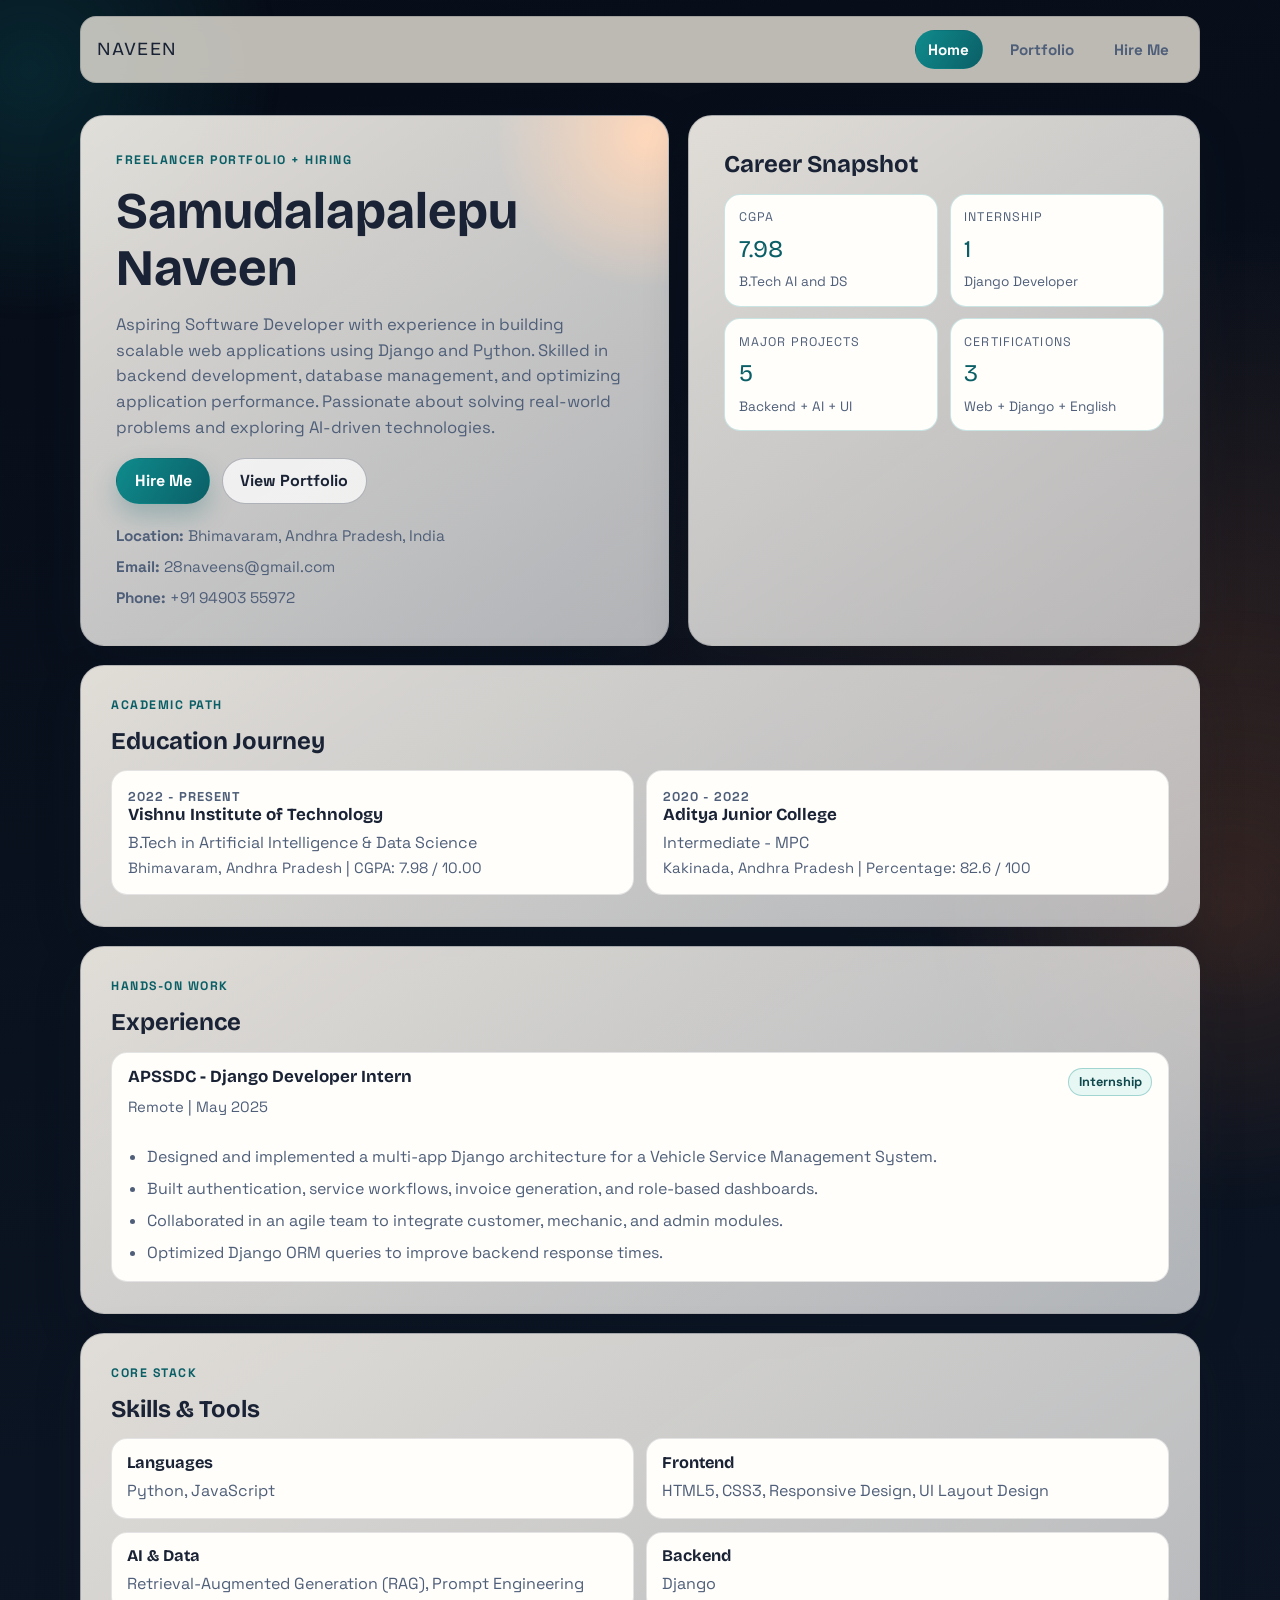
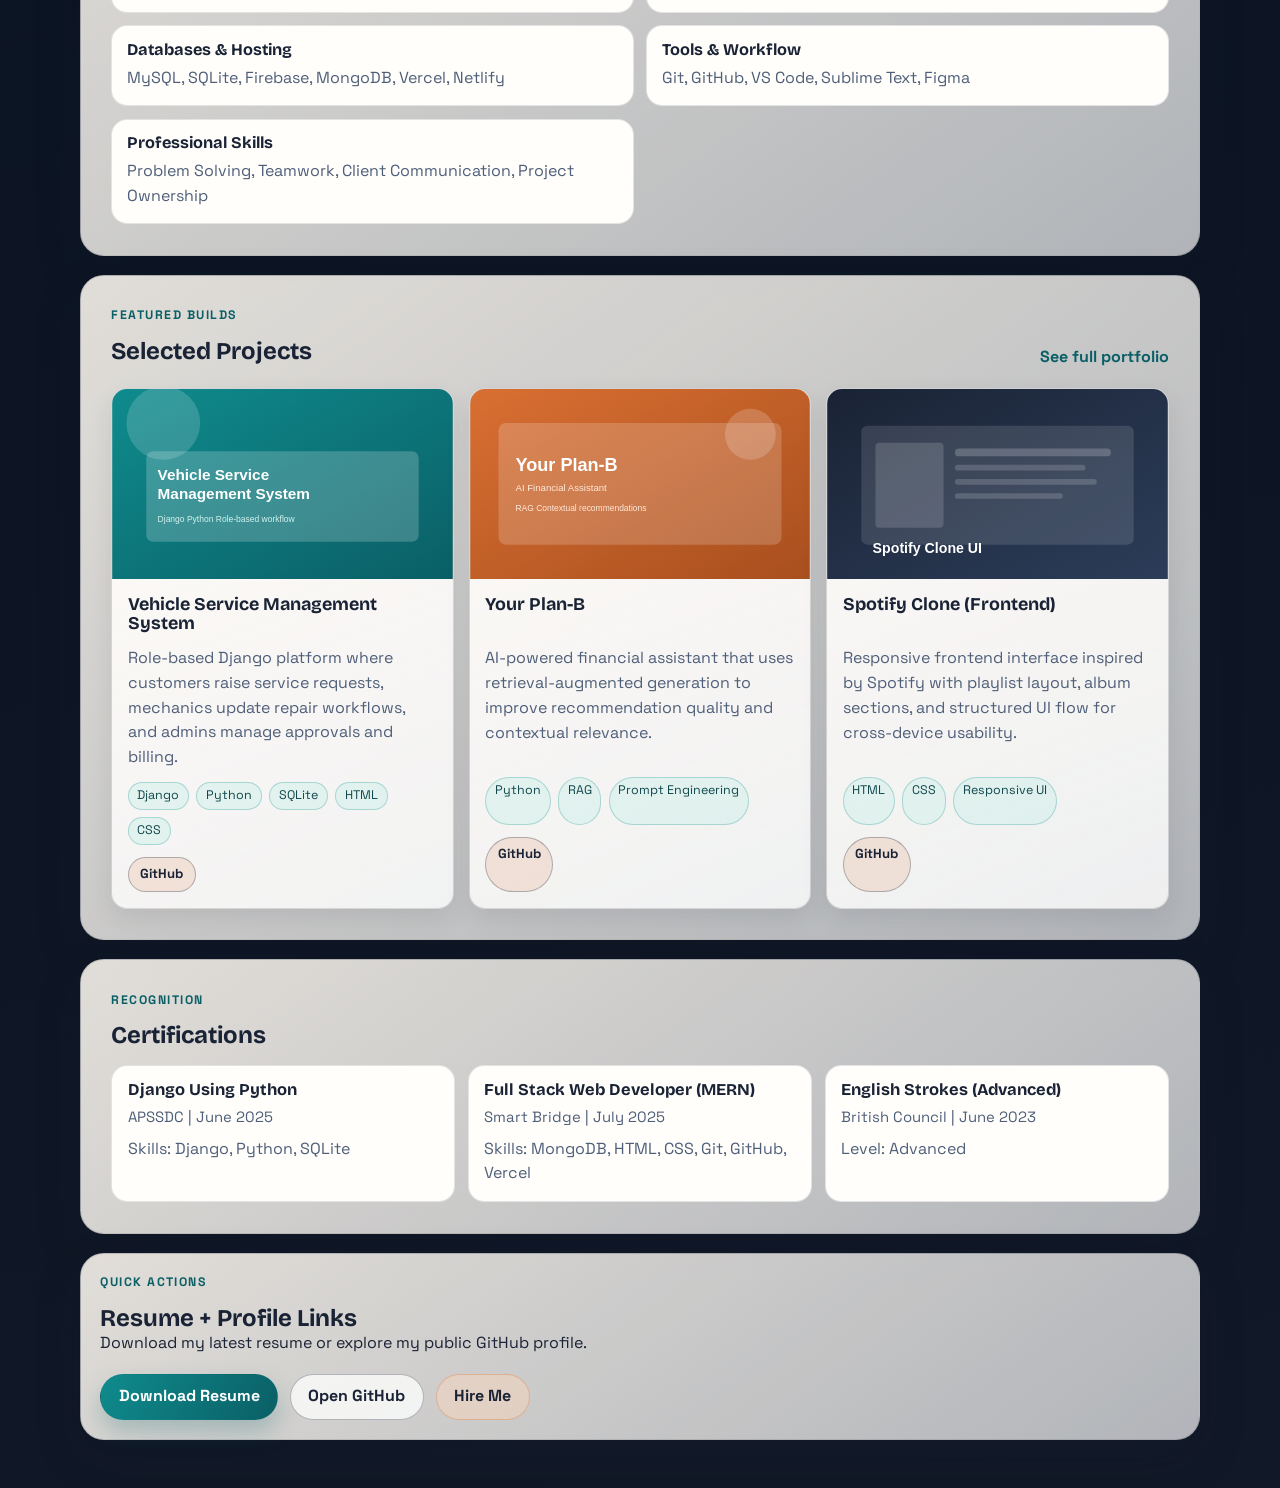
<file: index.html>
<!doctype html>
<html lang="en">
<head>
  <meta charset="UTF-8">
  <meta name="viewport" content="width=device-width, initial-scale=1.0">
  <meta name="description" content="Samudalapalepu Naveen freelance portfolio and hiring website.">
  <title>Samudalapalepu Naveen | Freelancer Portfolio</title>
  <link rel="preconnect" href="https://fonts.googleapis.com">
  <link rel="preconnect" href="https://fonts.gstatic.com" crossorigin>
  <link href="https://fonts.googleapis.com/css2?family=Bricolage+Grotesque:wght@500;700;800&family=Space+Grotesk:wght@400;500;600;700&display=swap" rel="stylesheet">
  <link rel="stylesheet" href="css/styles.css">
</head>
<body data-page="home">
  <div class="background-orb orb-one" aria-hidden="true"></div>
  <div class="background-orb orb-two" aria-hidden="true"></div>
  <header class="site-header">
    <a class="brand" href="index.html">Naveen</a>
    <button class="menu-toggle" id="menuToggle" aria-label="Toggle menu" aria-controls="siteNav" aria-expanded="false">
      <span></span>
      <span></span>
      <span></span>
    </button>
    <nav class="site-nav" id="siteNav">
      <a data-nav href="index.html">Home</a>
      <a data-nav href="portfolio.html">Portfolio</a>
      <a data-nav href="contact.html">Hire Me</a>
    </nav>
  </header>

  <main class="page-shell">
    <section class="hero reveal">
      <div class="hero-copy">
        <p class="eyebrow">Freelancer Portfolio + Hiring</p>
        <h1>Samudalapalepu Naveen</h1>
        <p class="lead">
          Aspiring Software Developer with experience in building scalable web applications
          using Django and Python. Skilled in backend development, database management, and
          optimizing application performance. Passionate about solving real-world problems and
          exploring AI-driven technologies.
        </p>
        <div class="action-row">
          <a class="button button-primary" href="contact.html">Hire Me</a>
          <a class="button button-outline" href="portfolio.html">View Portfolio</a>
        </div>
        <ul class="quick-facts">
          <li><strong>Location:</strong> Bhimavaram, Andhra Pradesh, India</li>
          <li><strong>Email:</strong> 28naveens@gmail.com</li>
          <li><strong>Phone:</strong> +91 94903 55972</li>
        </ul>
      </div>
      <aside class="hero-panel reveal">
        <h2>Career Snapshot</h2>
        <div class="stats-grid">
          <article class="stat-card">
            <p class="stat-label">CGPA</p>
            <p class="stat-value">7.98</p>
            <p class="stat-note">B.Tech AI and DS</p>
          </article>
          <article class="stat-card">
            <p class="stat-label">Internship</p>
            <p class="stat-value">1</p>
            <p class="stat-note">Django Developer</p>
          </article>
          <article class="stat-card">
            <p class="stat-label">Major Projects</p>
            <p class="stat-value">5</p>
            <p class="stat-note">Backend + AI + UI</p>
          </article>
          <article class="stat-card">
            <p class="stat-label">Certifications</p>
            <p class="stat-value">3</p>
            <p class="stat-note">Web + Django + English</p>
          </article>
        </div>
      </aside>
    </section>

    <section class="section reveal">
      <div class="section-heading">
        <p class="eyebrow">Academic Path</p>
        <h2>Education Journey</h2>
      </div>
      <div class="timeline">
        <article class="timeline-card">
          <p class="timeline-year">2022 - Present</p>
          <h3>Vishnu Institute of Technology</h3>
          <p>B.Tech in Artificial Intelligence &amp; Data Science</p>
          <p class="muted">Bhimavaram, Andhra Pradesh | CGPA: 7.98 / 10.00</p>
        </article>
        <article class="timeline-card">
          <p class="timeline-year">2020 - 2022</p>
          <h3>Aditya Junior College</h3>
          <p>Intermediate - MPC</p>
          <p class="muted">Kakinada, Andhra Pradesh | Percentage: 82.6 / 100</p>
        </article>
      </div>
    </section>

    <section class="section reveal">
      <div class="section-heading">
        <p class="eyebrow">Hands-On Work</p>
        <h2>Experience</h2>
      </div>
      <article class="exp-card">
        <div class="exp-top">
          <div>
            <h3>APSSDC - Django Developer Intern</h3>
            <p class="muted">Remote | May 2025</p>
          </div>
          <span class="chip">Internship</span>
        </div>
        <ul>
          <li>Designed and implemented a multi-app Django architecture for a Vehicle Service Management System.</li>
          <li>Built authentication, service workflows, invoice generation, and role-based dashboards.</li>
          <li>Collaborated in an agile team to integrate customer, mechanic, and admin modules.</li>
          <li>Optimized Django ORM queries to improve backend response times.</li>
        </ul>
      </article>
    </section>

    <section class="section reveal">
      <div class="section-heading">
        <p class="eyebrow">Core Stack</p>
        <h2>Skills &amp; Tools</h2>
      </div>
      <div class="skill-columns">
        <article class="skill-block">
          <h3>Languages</h3>
          <p>Python, JavaScript</p>
        </article>
        <article class="skill-block">
          <h3>Frontend</h3>
          <p>HTML5, CSS3, Responsive Design, UI Layout Design</p>
        </article>
        <article class="skill-block">
          <h3>AI &amp; Data</h3>
          <p>Retrieval-Augmented Generation (RAG), Prompt Engineering</p>
        </article>
        <article class="skill-block">
          <h3>Backend</h3>
          <p>Django</p>
        </article>
        <article class="skill-block">
          <h3>Databases &amp; Hosting</h3>
          <p>MySQL, SQLite, Firebase, MongoDB, Vercel, Netlify</p>
        </article>
        <article class="skill-block">
          <h3>Tools &amp; Workflow</h3>
          <p>Git, GitHub, VS Code, Sublime Text, Figma</p>
        </article>
        <article class="skill-block">
          <h3>Professional Skills</h3>
          <p>Problem Solving, Teamwork, Client Communication, Project Ownership</p>
        </article>
      </div>
    </section>

    <section class="section reveal">
      <div class="section-heading section-heading-row">
        <div>
          <p class="eyebrow">Featured Builds</p>
          <h2>Selected Projects</h2>
        </div>
        <a class="inline-link" href="portfolio.html">See full portfolio</a>
      </div>
      <div class="projects-grid projects-grid-compact" id="featuredProjects"></div>
    </section>

    <section class="section reveal">
      <div class="section-heading">
        <p class="eyebrow">Recognition</p>
        <h2>Certifications</h2>
      </div>
      <div class="cert-grid">
        <article class="cert-card">
          <h3>Django Using Python</h3>
          <p class="muted">APSSDC | June 2025</p>
          <p>Skills: Django, Python, SQLite</p>
        </article>
        <article class="cert-card">
          <h3>Full Stack Web Developer (MERN)</h3>
          <p class="muted">Smart Bridge | July 2025</p>
          <p>Skills: MongoDB, HTML, CSS, Git, GitHub, Vercel</p>
        </article>
        <article class="cert-card">
          <h3>English Strokes (Advanced)</h3>
          <p class="muted">British Council | June 2023</p>
          <p>Level: Advanced</p>
        </article>
      </div>
    </section>

    <section class="section cta-section reveal">
      <div class="cta-card">
        <div>
          <p class="eyebrow">Quick Actions</p>
          <h2>Resume + Profile Links</h2>
          <p>
            Download my latest resume or explore my public GitHub profile.
          </p>
        </div>
        <div class="action-row">
          <a class="button button-primary" href="resume.pdf" download>Download Resume</a>
          <a class="button button-outline" href="https://github.com/28Naveens" target="_blank" rel="noreferrer">Open GitHub</a>
          <a class="button button-muted" href="contact.html">Hire Me</a>
        </div>
      </div>
    </section>
  </main>

  <script type="module" src="js/main.js"></script>
</body>
</html>
</file>
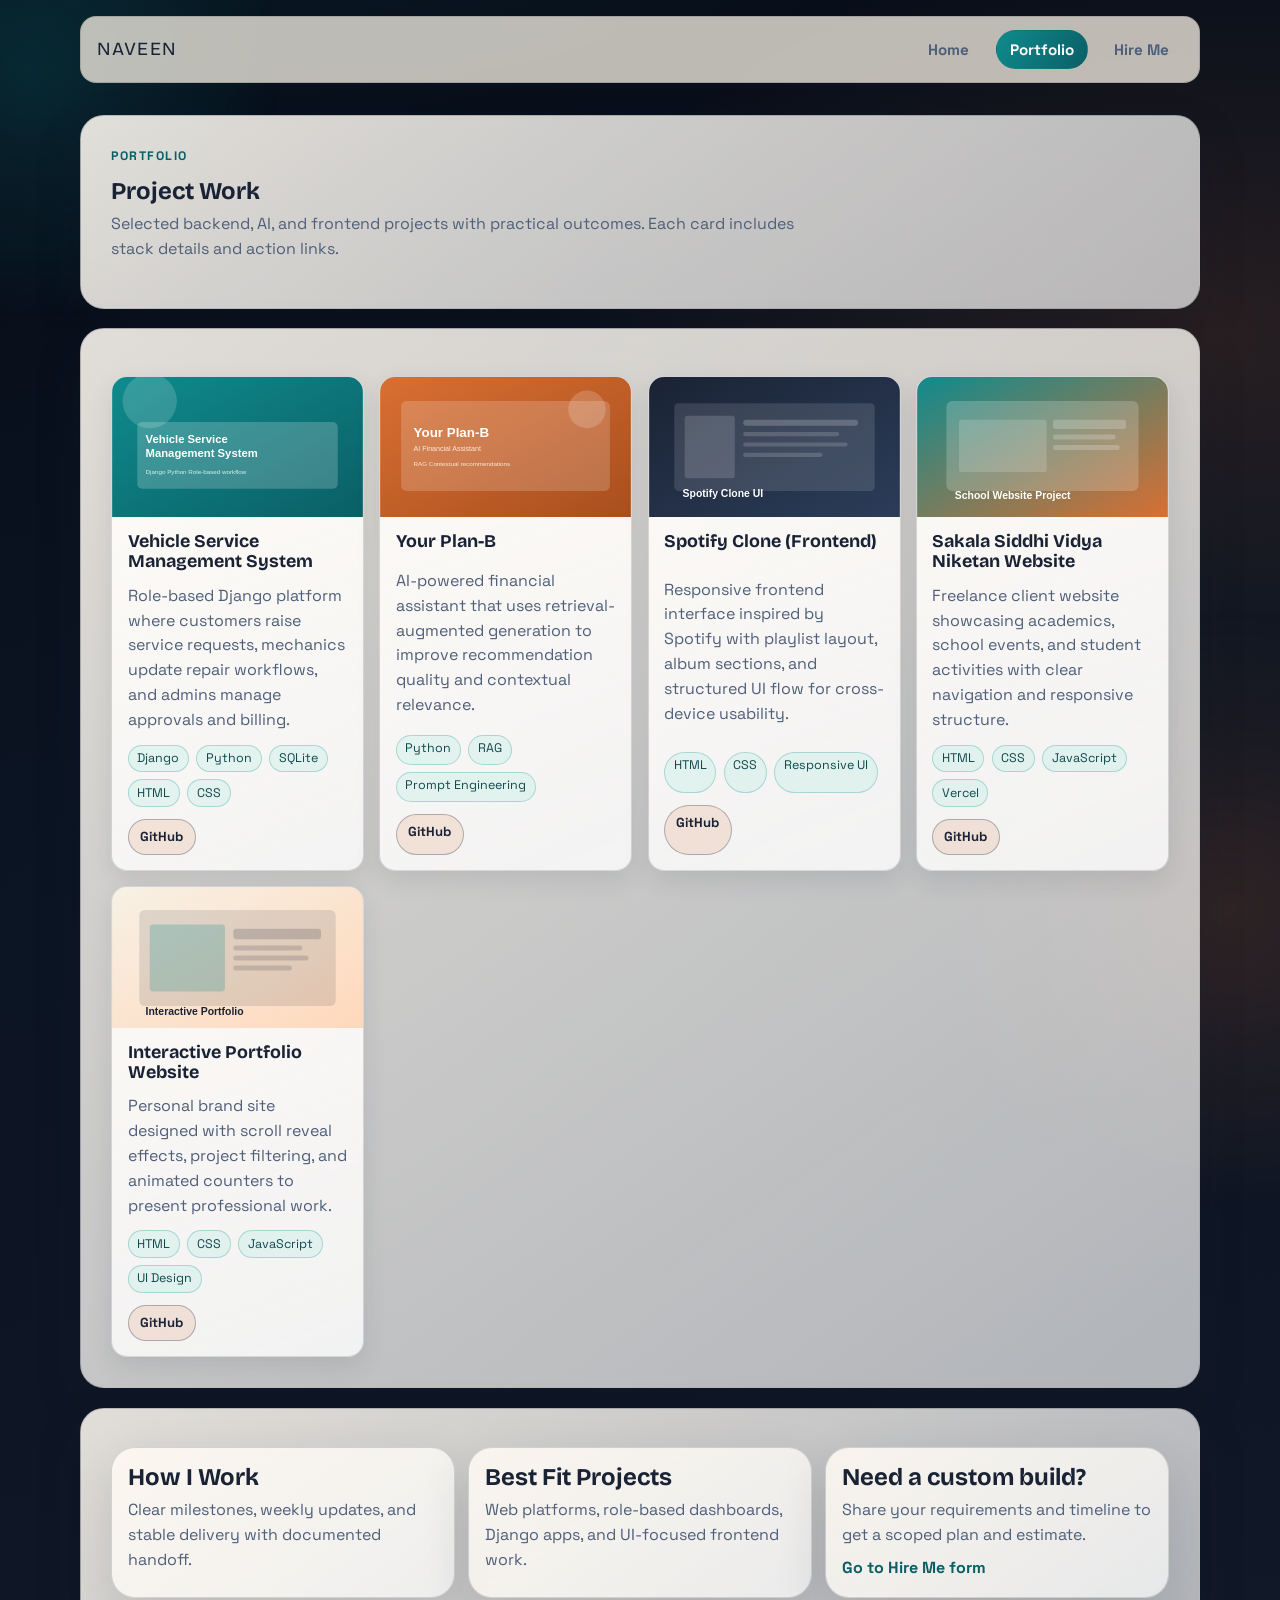
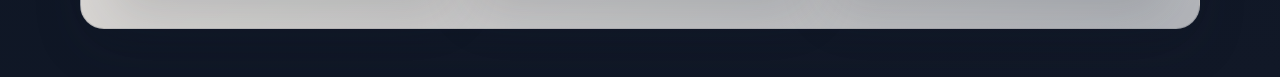
<file: portfolio.html>
<!doctype html>
<html lang="en">
<head>
  <meta charset="UTF-8">
  <meta name="viewport" content="width=device-width, initial-scale=1.0">
  <meta name="description" content="Portfolio projects by Samudalapalepu Naveen with live and GitHub links.">
  <title>Portfolio | Samudalapalepu Naveen</title>
  <link rel="preconnect" href="https://fonts.googleapis.com">
  <link rel="preconnect" href="https://fonts.gstatic.com" crossorigin>
  <link href="https://fonts.googleapis.com/css2?family=Bricolage+Grotesque:wght@500;700;800&family=Space+Grotesk:wght@400;500;600;700&display=swap" rel="stylesheet">
  <link rel="stylesheet" href="css/styles.css">
</head>
<body data-page="portfolio">
  <div class="background-orb orb-one" aria-hidden="true"></div>
  <div class="background-orb orb-two" aria-hidden="true"></div>
  <header class="site-header">
    <a class="brand" href="index.html">Naveen</a>
    <button class="menu-toggle" id="menuToggle" aria-label="Toggle menu" aria-controls="siteNav" aria-expanded="false">
      <span></span>
      <span></span>
      <span></span>
    </button>
    <nav class="site-nav" id="siteNav">
      <a data-nav href="index.html">Home</a>
      <a data-nav href="portfolio.html">Portfolio</a>
      <a data-nav href="contact.html">Hire Me</a>
    </nav>
  </header>

  <main class="page-shell">
    <section class="section reveal">
      <div class="section-heading">
        <p class="eyebrow">Portfolio</p>
        <h1>Project Work</h1>
        <p class="section-summary">
          Selected backend, AI, and frontend projects with practical outcomes. Each card includes
          stack details and action links.
        </p>
      </div>
    </section>

    <section class="section reveal">
      <div class="projects-grid" id="allProjects"></div>
    </section>

    <section class="section reveal">
      <div class="process-grid">
        <article class="process-card">
          <h2>How I Work</h2>
          <p>Clear milestones, weekly updates, and stable delivery with documented handoff.</p>
        </article>
        <article class="process-card">
          <h2>Best Fit Projects</h2>
          <p>Web platforms, role-based dashboards, Django apps, and UI-focused frontend work.</p>
        </article>
        <article class="process-card">
          <h2>Need a custom build?</h2>
          <p>Share your requirements and timeline to get a scoped plan and estimate.</p>
          <a class="inline-link" href="contact.html">Go to Hire Me form</a>
        </article>
      </div>
    </section>
  </main>

  <script type="module" src="js/main.js"></script>
</body>
</html>
</file>
<file: css/styles.css>
:root {
  --bg-base: #f7f1e5;
  --bg-soft: #fff8ee;
  --surface: rgba(255, 250, 242, 0.88);
  --surface-strong: #fffefb;
  --ink: #1a2335;
  --ink-soft: #4f5f79;
  --line: rgba(26, 35, 53, 0.16);
  --line-strong: rgba(26, 35, 53, 0.3);
  --teal: #0f8b8d;
  --teal-strong: #0a5f66;
  --orange: #d96f32;
  --orange-soft: #ffd8bb;
  --mint: #cbefe8;
  --success: #1d7f5a;
  --warning: #9b5f15;
  --danger: #9e2f2f;
  --radius-lg: 24px;
  --radius-md: 16px;
  --radius-sm: 10px;
  --shadow: 0 18px 50px rgba(26, 35, 53, 0.14);
}

* {
  box-sizing: border-box;
}

html,
body {
  margin: 0;
  padding: 0;
}

html {
  scroll-behavior: smooth;
}

body {
  min-height: 100vh;
  font-family: "Space Grotesk", "Segoe UI", sans-serif;
  color: var(--ink);
  line-height: 1.55;
  background:
    radial-gradient(1200px 680px at 15% -20%, rgba(15, 139, 141, 0.18), transparent 72%),
    radial-gradient(950px 560px at 95% 20%, rgba(217, 111, 50, 0.14), transparent 70%),
    linear-gradient(170deg, #070d18 0%, #0b1422 45%, #111827 100%);
}

body::before {
  content: "";
  position: fixed;
  inset: 0;
  pointer-events: none;
  background-image:
    linear-gradient(rgba(26, 35, 53, 0.03) 1px, transparent 1px),
    linear-gradient(90deg, rgba(26, 35, 53, 0.03) 1px, transparent 1px);
  background-size: 34px 34px;
  z-index: -3;
}

h1,
h2,
h3,
.brand {
  margin: 0;
  font-family: "Bricolage Grotesque", "Trebuchet MS", sans-serif;
  line-height: 1.1;
}

p {
  margin-top: 0;
}

a {
  color: inherit;
  text-decoration: none;
}

.background-orb {
  position: fixed;
  border-radius: 999px;
  pointer-events: none;
  z-index: -2;
  filter: blur(8px);
  opacity: 0.45;
}

.orb-one {
  width: 500px;
  height: 500px;
  left: -220px;
  top: -180px;
  background: radial-gradient(circle, rgba(15, 139, 141, 0.45), transparent 72%);
}

.orb-two {
  width: 620px;
  height: 620px;
  right: -260px;
  bottom: -320px;
  background: radial-gradient(circle, rgba(217, 111, 50, 0.38), transparent 70%);
}

.site-header {
  width: min(1120px, 92vw);
  margin: 1rem auto 0;
  padding: 0.8rem 1rem;
  border: 1px solid var(--line);
  border-radius: var(--radius-md);
  display: flex;
  align-items: center;
  justify-content: space-between;
  gap: 1rem;
  background: rgba(247, 241, 229, 0.76);
  backdrop-filter: blur(8px);
  position: sticky;
  top: 0.7rem;
  z-index: 40;
}

.brand {
  font-size: 1.16rem;
  letter-spacing: 0.08em;
  text-transform: uppercase;
}

.site-nav {
  display: flex;
  align-items: center;
  gap: 0.8rem;
}

.site-nav a {
  border: 1px solid transparent;
  border-radius: 999px;
  padding: 0.44rem 0.8rem;
  font-size: 0.95rem;
  font-weight: 700;
  color: var(--ink-soft);
  transition: transform 0.2s ease, border-color 0.2s ease, color 0.2s ease, background 0.2s ease;
}

.site-nav a:hover,
.site-nav a:focus-visible {
  border-color: var(--line-strong);
  color: var(--ink);
  background: rgba(255, 255, 255, 0.6);
}

.site-nav a.active {
  color: #ffffff;
  border-color: transparent;
  background: linear-gradient(120deg, var(--teal), var(--teal-strong));
}

.menu-toggle {
  display: none;
  border: 1px solid var(--line);
  background: rgba(255, 255, 255, 0.85);
  width: 42px;
  height: 40px;
  border-radius: var(--radius-sm);
  padding: 0;
  align-items: center;
  justify-content: center;
  flex-direction: column;
  gap: 4px;
  cursor: pointer;
}

.menu-toggle span {
  display: block;
  width: 18px;
  height: 2px;
  background: var(--ink);
  transition: transform 0.2s ease, opacity 0.2s ease;
}

.page-shell {
  width: min(1120px, 92vw);
  margin: 0 auto;
  padding: 2rem 0 3rem;
  display: grid;
  gap: 1.2rem;
}

.hero {
  display: grid;
  grid-template-columns: 1.15fr 1fr;
  gap: 1.2rem;
}

.hero-copy,
.hero-panel,
.section,
.cta-card,
.contact-info-card,
.contact-form-card,
.process-card {
  border: 1px solid var(--line);
  border-radius: var(--radius-lg);
  background: linear-gradient(145deg, var(--surface), rgba(255, 255, 255, 0.68));
  box-shadow: var(--shadow);
}

.hero-copy,
.hero-panel {
  padding: clamp(1.2rem, 3.5vw, 2.2rem);
}

.hero-copy {
  position: relative;
  overflow: hidden;
}

.hero-copy::after {
  content: "";
  position: absolute;
  right: -130px;
  top: -130px;
  width: 300px;
  height: 300px;
  border-radius: 999px;
  background: radial-gradient(circle, var(--orange-soft), transparent 72%);
}

.hero h1 {
  font-size: clamp(2rem, 4vw, 3.35rem);
  margin: 0.2rem 0 1rem;
}

.eyebrow {
  text-transform: uppercase;
  letter-spacing: 0.12em;
  font-size: 0.77rem;
  font-weight: 700;
  color: var(--teal-strong);
  margin-bottom: 0.8rem;
}

.lead {
  max-width: 62ch;
  color: var(--ink-soft);
  font-size: 1.04rem;
}

.action-row {
  display: flex;
  flex-wrap: wrap;
  gap: 0.72rem;
  margin-top: 1.1rem;
}

.button {
  border: 1px solid transparent;
  border-radius: 999px;
  padding: 0.6rem 1.1rem;
  display: inline-flex;
  align-items: center;
  justify-content: center;
  font-weight: 700;
  transition: transform 0.2s ease, box-shadow 0.2s ease, background 0.2s ease, border-color 0.2s ease;
}

.button:hover,
.button:focus-visible {
  transform: translateY(-2px);
}

.button-primary {
  color: #ffffff;
  background: linear-gradient(120deg, var(--teal), var(--teal-strong));
  box-shadow: 0 12px 25px rgba(10, 95, 102, 0.25);
}

.button-outline {
  color: var(--ink);
  border-color: var(--line-strong);
  background: rgba(255, 255, 255, 0.75);
}

.button-muted {
  color: var(--ink);
  border-color: rgba(217, 111, 50, 0.34);
  background: rgba(255, 216, 187, 0.42);
}

.button[disabled] {
  cursor: not-allowed;
  opacity: 0.65;
  transform: none;
}

.quick-facts {
  margin: 1.2rem 0 0;
  padding: 0;
  list-style: none;
  display: grid;
  gap: 0.45rem;
  color: var(--ink-soft);
  font-size: 0.96rem;
}

.hero-panel h2 {
  margin-bottom: 1rem;
}

.stats-grid {
  display: grid;
  grid-template-columns: repeat(2, minmax(0, 1fr));
  gap: 0.7rem;
}

.stat-card {
  padding: 0.85rem;
  border-radius: var(--radius-md);
  border: 1px solid rgba(15, 139, 141, 0.22);
  background: var(--surface-strong);
}

.stat-label {
  margin: 0;
  font-size: 0.78rem;
  text-transform: uppercase;
  letter-spacing: 0.09em;
  color: var(--ink-soft);
}

.stat-value {
  margin: 0.2rem 0;
  font-family: "Bricolage Grotesque", "Trebuchet MS", sans-serif;
  font-size: 1.5rem;
  color: var(--teal-strong);
}

.stat-note {
  margin: 0;
  color: var(--ink-soft);
  font-size: 0.85rem;
}

.section {
  padding: clamp(1.15rem, 3.2vw, 1.9rem);
}

.section-heading h1,
.section-heading h2 {
  margin-bottom: 0.45rem;
}

.section-summary {
  max-width: 72ch;
  color: var(--ink-soft);
}

.section-heading-row {
  display: flex;
  align-items: flex-end;
  justify-content: space-between;
  gap: 1rem;
}

.inline-link {
  color: var(--teal-strong);
  font-weight: 700;
  border-bottom: 2px solid transparent;
  transition: border-color 0.2s ease;
}

.inline-link:hover,
.inline-link:focus-visible {
  border-color: var(--teal-strong);
}

.timeline {
  margin-top: 1rem;
  display: grid;
  grid-template-columns: repeat(2, minmax(0, 1fr));
  gap: 0.8rem;
}

.timeline-card {
  padding: 0.95rem;
  border-radius: var(--radius-md);
  border: 1px solid rgba(26, 35, 53, 0.12);
  background: var(--surface-strong);
}

.timeline-card h3 {
  margin-bottom: 0.4rem;
  font-size: 1.06rem;
}

.timeline-card p {
  margin: 0;
  color: var(--ink-soft);
}

.timeline-year {
  margin: 0 0 0.45rem;
  font-size: 0.8rem;
  letter-spacing: 0.08em;
  text-transform: uppercase;
  font-weight: 700;
  color: var(--teal-strong);
}

.muted {
  margin-top: 0.5rem;
  font-size: 0.93rem;
  color: var(--ink-soft);
}

.exp-card {
  margin-top: 1rem;
  padding: 0.95rem;
  border-radius: var(--radius-md);
  border: 1px solid rgba(26, 35, 53, 0.12);
  background: var(--surface-strong);
}

.exp-top {
  display: flex;
  align-items: flex-start;
  justify-content: space-between;
  gap: 0.8rem;
}

.exp-card h3 {
  margin-bottom: 0.4rem;
  font-size: 1.06rem;
}

.exp-card ul {
  margin: 0.8rem 0 0;
  padding-left: 1.2rem;
  display: grid;
  gap: 0.45rem;
  color: var(--ink-soft);
}

.chip {
  border: 1px solid rgba(15, 139, 141, 0.32);
  border-radius: 999px;
  padding: 0.2rem 0.62rem;
  font-size: 0.8rem;
  font-weight: 700;
  color: #10484d;
  background: rgba(203, 239, 232, 0.45);
  white-space: nowrap;
}

.cert-grid {
  margin-top: 1rem;
  display: grid;
  grid-template-columns: repeat(3, minmax(0, 1fr));
  gap: 0.8rem;
}

.cert-card {
  padding: 0.95rem;
  border-radius: var(--radius-md);
  border: 1px solid rgba(26, 35, 53, 0.12);
  background: var(--surface-strong);
}

.cert-card h3 {
  margin-bottom: 0.4rem;
  font-size: 1.03rem;
}

.cert-card p {
  margin: 0;
  color: var(--ink-soft);
}

.cert-card p + p {
  margin-top: 0.5rem;
}

.skill-columns {
  margin-top: 1rem;
  display: grid;
  grid-template-columns: repeat(2, minmax(0, 1fr));
  gap: 0.8rem;
}

.skill-block {
  padding: 0.9rem;
  border-radius: var(--radius-md);
  border: 1px solid rgba(26, 35, 53, 0.12);
  background: var(--surface-strong);
}

.skill-block h3 {
  margin-bottom: 0.45rem;
  font-size: 1.02rem;
}

.skill-block p {
  margin: 0;
  color: var(--ink-soft);
}

.projects-grid {
  margin-top: 1rem;
  display: grid;
  gap: 0.95rem;
  grid-template-columns: repeat(auto-fit, minmax(250px, 1fr));
}

.projects-grid-compact {
  grid-template-columns: repeat(auto-fit, minmax(280px, 1fr));
}

.project-card {
  border-radius: var(--radius-md);
  border: 1px solid var(--line);
  background: linear-gradient(160deg, rgba(255, 252, 248, 0.95), rgba(255, 255, 255, 0.78));
  overflow: hidden;
  display: grid;
  grid-template-rows: auto 1fr;
  box-shadow: 0 10px 24px rgba(26, 35, 53, 0.1);
}

.project-image-wrap {
  position: relative;
  padding-top: 56%;
  background: linear-gradient(130deg, rgba(15, 139, 141, 0.2), rgba(217, 111, 50, 0.2));
  overflow: hidden;
}

.project-image-wrap img {
  position: absolute;
  inset: 0;
  width: 100%;
  height: 100%;
  object-fit: cover;
}

.project-content {
  padding: 0.95rem;
  display: grid;
  gap: 0.75rem;
}

.project-content h3 {
  font-size: 1.12rem;
}

.project-content p {
  margin: 0;
  color: var(--ink-soft);
}

.tech-list {
  margin: 0;
  padding: 0;
  list-style: none;
  display: flex;
  flex-wrap: wrap;
  gap: 0.45rem;
}

.tech-list li {
  font-size: 0.78rem;
  border: 1px solid rgba(15, 139, 141, 0.28);
  background: rgba(203, 239, 232, 0.45);
  color: #10484d;
  border-radius: 999px;
  padding: 0.2rem 0.55rem;
}

.project-actions {
  display: flex;
  flex-wrap: wrap;
  gap: 0.55rem;
}

.project-action {
  padding: 0.42rem 0.72rem;
  border-radius: 999px;
  border: 1px solid var(--line-strong);
  font-size: 0.82rem;
  font-weight: 700;
}

.project-action.live {
  background: rgba(15, 139, 141, 0.14);
}

.project-action.github {
  background: rgba(217, 111, 50, 0.14);
}

.project-action.is-disabled {
  pointer-events: none;
  opacity: 0.45;
}

.cta-section {
  background: transparent;
  border: 0;
  box-shadow: none;
  padding: 0;
}

.cta-card {
  padding: 1.2rem;
}

.process-grid {
  margin-top: 0.5rem;
  display: grid;
  grid-template-columns: repeat(3, minmax(0, 1fr));
  gap: 0.8rem;
}

.process-card {
  padding: 1rem;
}

.process-card p {
  margin: 0.5rem 0;
  color: var(--ink-soft);
}

.contact-layout {
  margin-top: 0.7rem;
  display: grid;
  grid-template-columns: minmax(260px, 0.9fr) minmax(0, 1.1fr);
  gap: 0.95rem;
}

.contact-info-card,
.contact-form-card {
  padding: 1.1rem;
}

.contact-info-card ul {
  margin: 0 0 0.7rem;
  padding-left: 1.1rem;
  display: grid;
  gap: 0.35rem;
}

.contact-info-card p {
  margin: 0;
  color: var(--ink-soft);
}

.whatsapp-button {
  color: #1aa750;
  border-color: rgba(26, 167, 80, 0.42);
  background: rgba(26, 167, 80, 0.1);
}

.button-icon {
  width: 0.95rem;
  height: 0.95rem;
  fill: currentColor;
  margin-right: 0.35rem;
}

.field {
  display: grid;
  gap: 0.35rem;
  margin-bottom: 0.75rem;
  font-weight: 600;
}

.field input,
.field textarea {
  width: 100%;
  font: inherit;
  color: var(--ink);
  background: rgba(255, 255, 255, 0.88);
  border: 1px solid var(--line);
  border-radius: var(--radius-sm);
  padding: 0.62rem 0.7rem;
}

.field input:focus,
.field textarea:focus {
  outline: 2px solid rgba(15, 139, 141, 0.28);
  border-color: var(--teal);
}

.form-submit {
  width: 100%;
}

.form-status {
  min-height: 1.2rem;
  margin: 0.7rem 0 0;
  border-radius: var(--radius-sm);
  font-weight: 700;
}

.form-status.success {
  padding: 0.62rem 0.7rem;
  color: var(--success);
  background: rgba(29, 127, 90, 0.12);
  border: 1px solid rgba(29, 127, 90, 0.25);
}

.form-status.warning {
  padding: 0.62rem 0.7rem;
  color: var(--warning);
  background: rgba(155, 95, 21, 0.12);
  border: 1px solid rgba(155, 95, 21, 0.24);
}

.form-status.error {
  padding: 0.62rem 0.7rem;
  color: var(--danger);
  background: rgba(158, 47, 47, 0.12);
  border: 1px solid rgba(158, 47, 47, 0.24);
}

.form-note {
  margin: 0.7rem 0 0;
  font-size: 0.86rem;
  color: var(--ink-soft);
}

.site-footer {
  width: min(1120px, 92vw);
  margin: 0 auto;
  padding: 0 0 2rem;
  color: var(--ink-soft);
  font-size: 0.92rem;
}

.reveal {
  opacity: 0;
  transform: translateY(16px);
  transition: opacity 0.5s ease, transform 0.5s ease;
}

.reveal.in-view {
  opacity: 1;
  transform: translateY(0);
}

@media (max-width: 980px) {
  .hero {
    grid-template-columns: 1fr;
  }

  .cert-grid,
  .timeline,
  .contact-layout,
  .process-grid,
  .skill-columns {
    grid-template-columns: 1fr;
  }
}

@media (max-width: 760px) {
  .menu-toggle {
    display: inline-flex;
  }

  .site-nav {
    position: absolute;
    left: 0.75rem;
    right: 0.75rem;
    top: calc(100% + 0.5rem);
    padding: 0.8rem;
    border-radius: var(--radius-md);
    border: 1px solid var(--line);
    background: var(--bg-soft);
    box-shadow: var(--shadow);
    display: grid;
    gap: 0.45rem;
    transform-origin: top;
    transform: scaleY(0.85);
    opacity: 0;
    pointer-events: none;
    transition: transform 0.2s ease, opacity 0.2s ease;
  }

  .site-nav.is-open {
    transform: scaleY(1);
    opacity: 1;
    pointer-events: auto;
  }

  .site-nav a {
    border: 1px solid var(--line);
    border-radius: var(--radius-sm);
  }

  .site-header {
    position: sticky;
  }
}

@media (max-width: 540px) {
  .page-shell,
  .site-header,
  .site-footer {
    width: min(1120px, calc(100% - 1.1rem));
  }

  .stats-grid {
    grid-template-columns: 1fr;
  }
}
</file>
